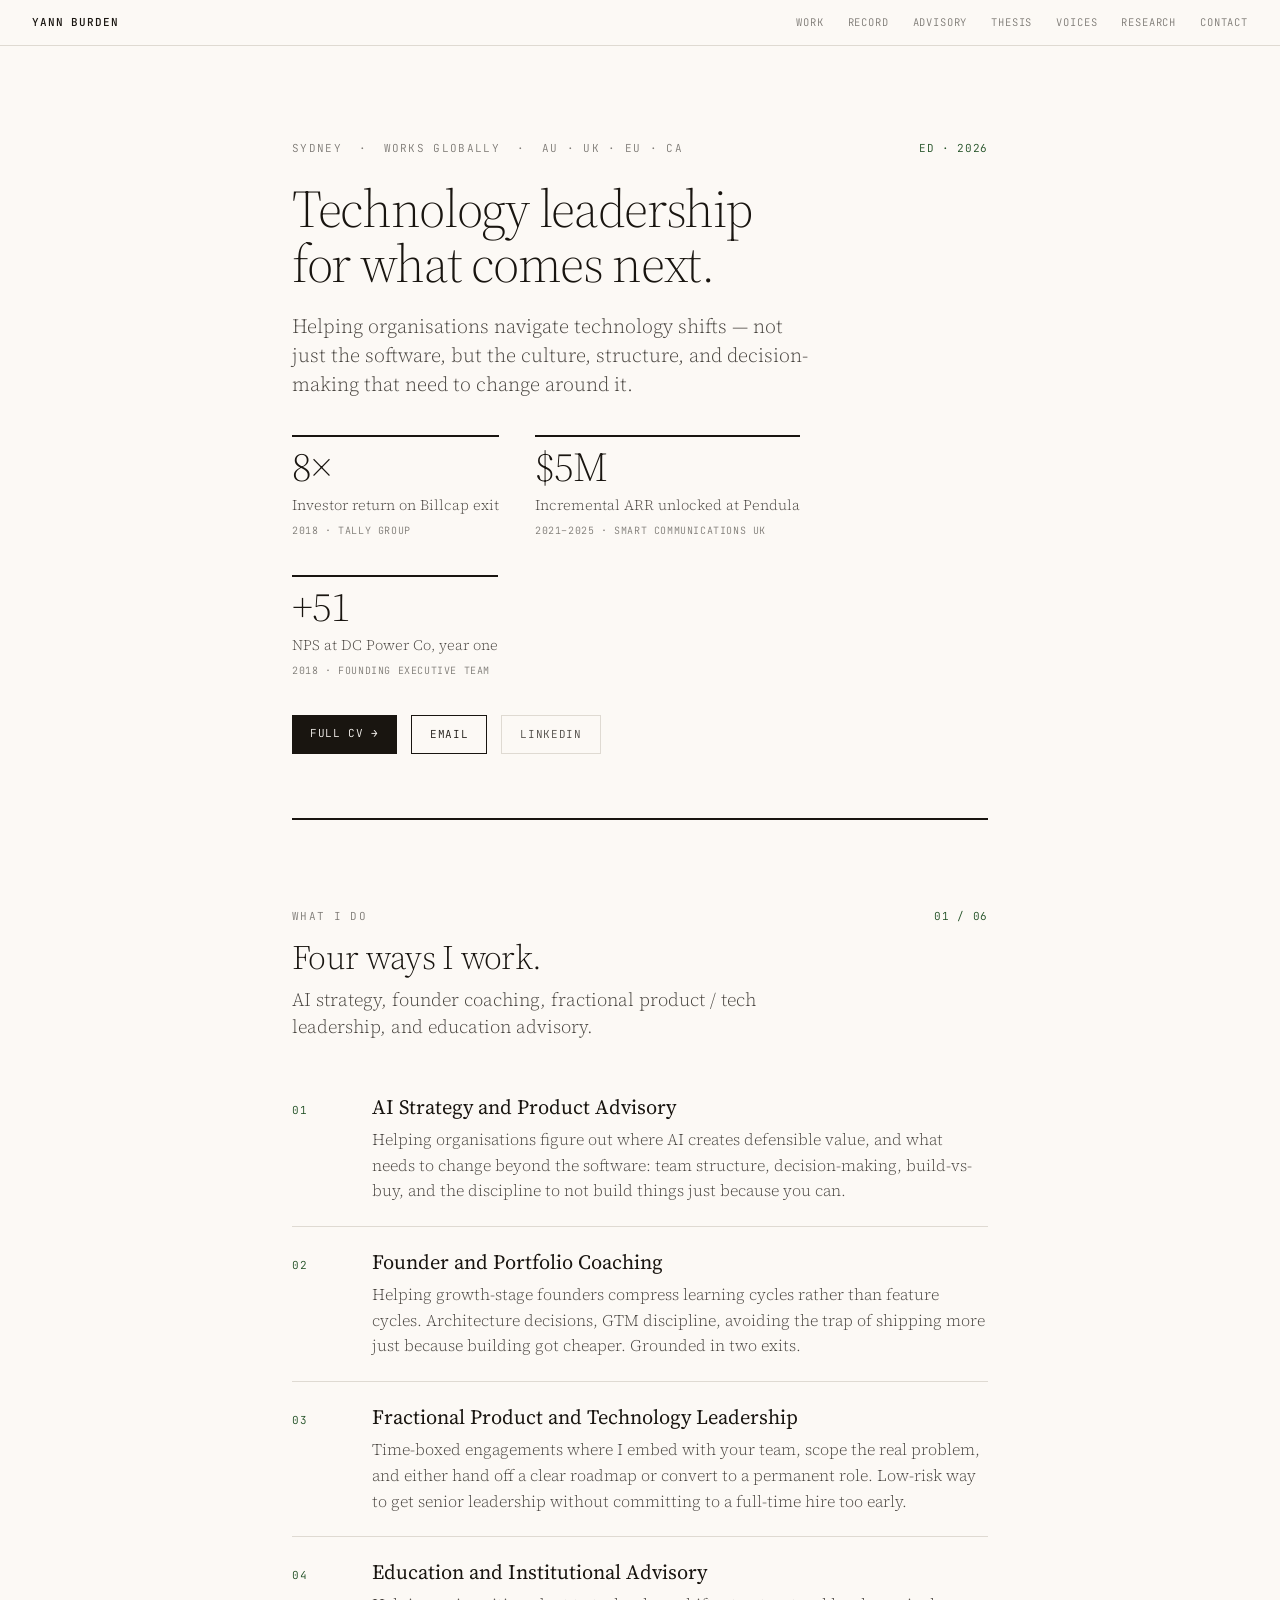
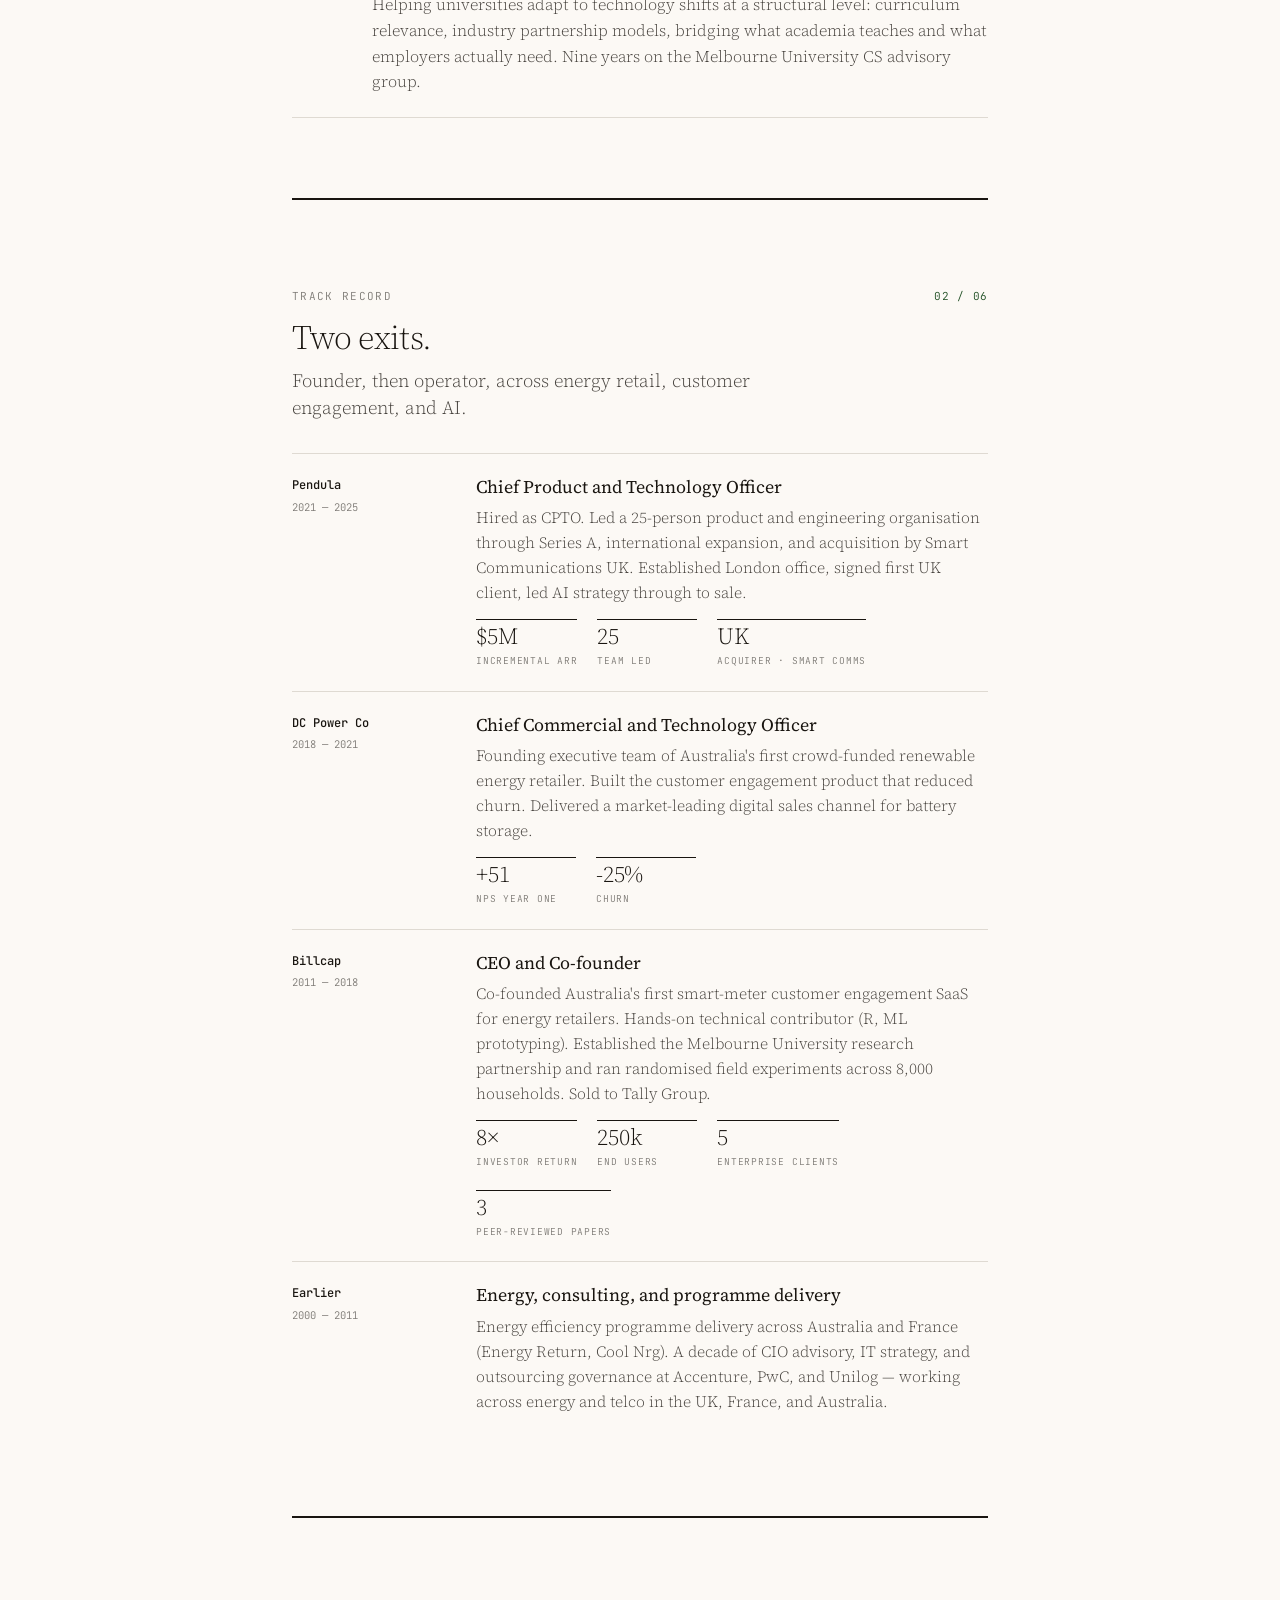
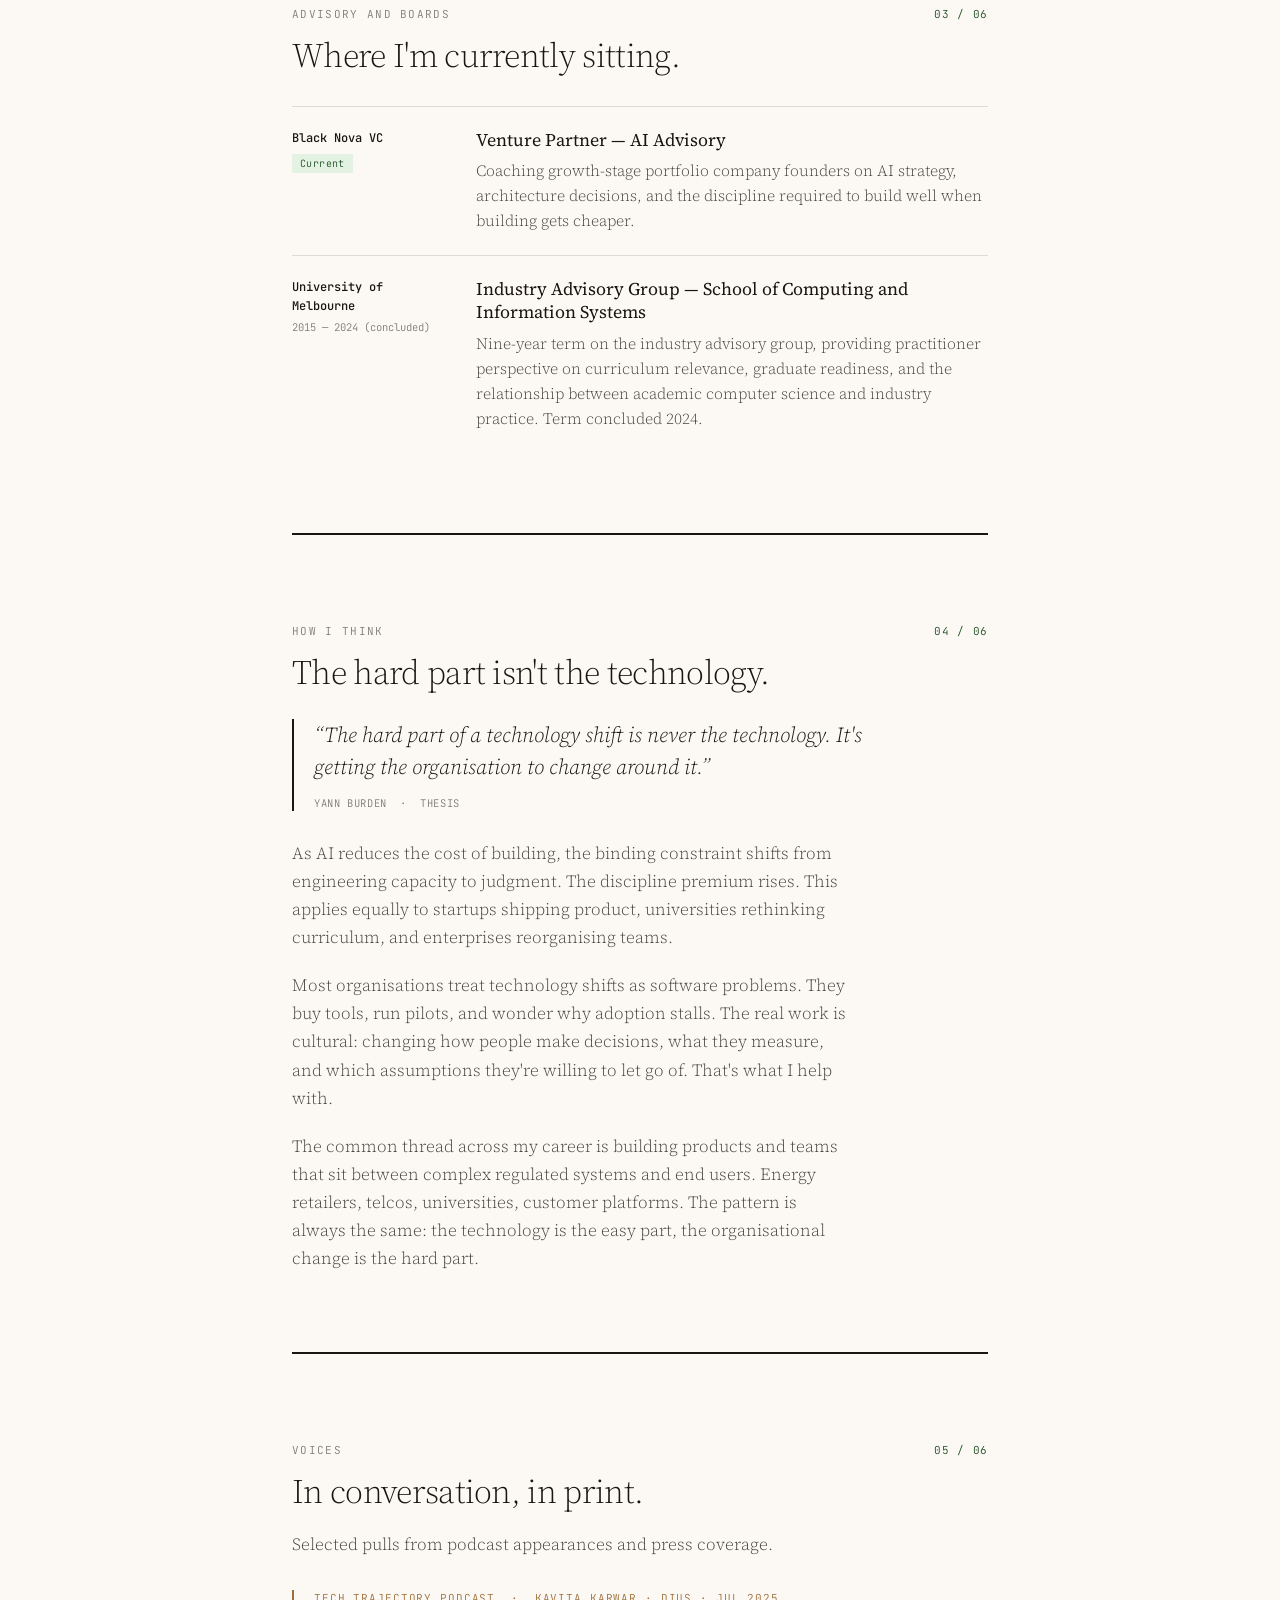
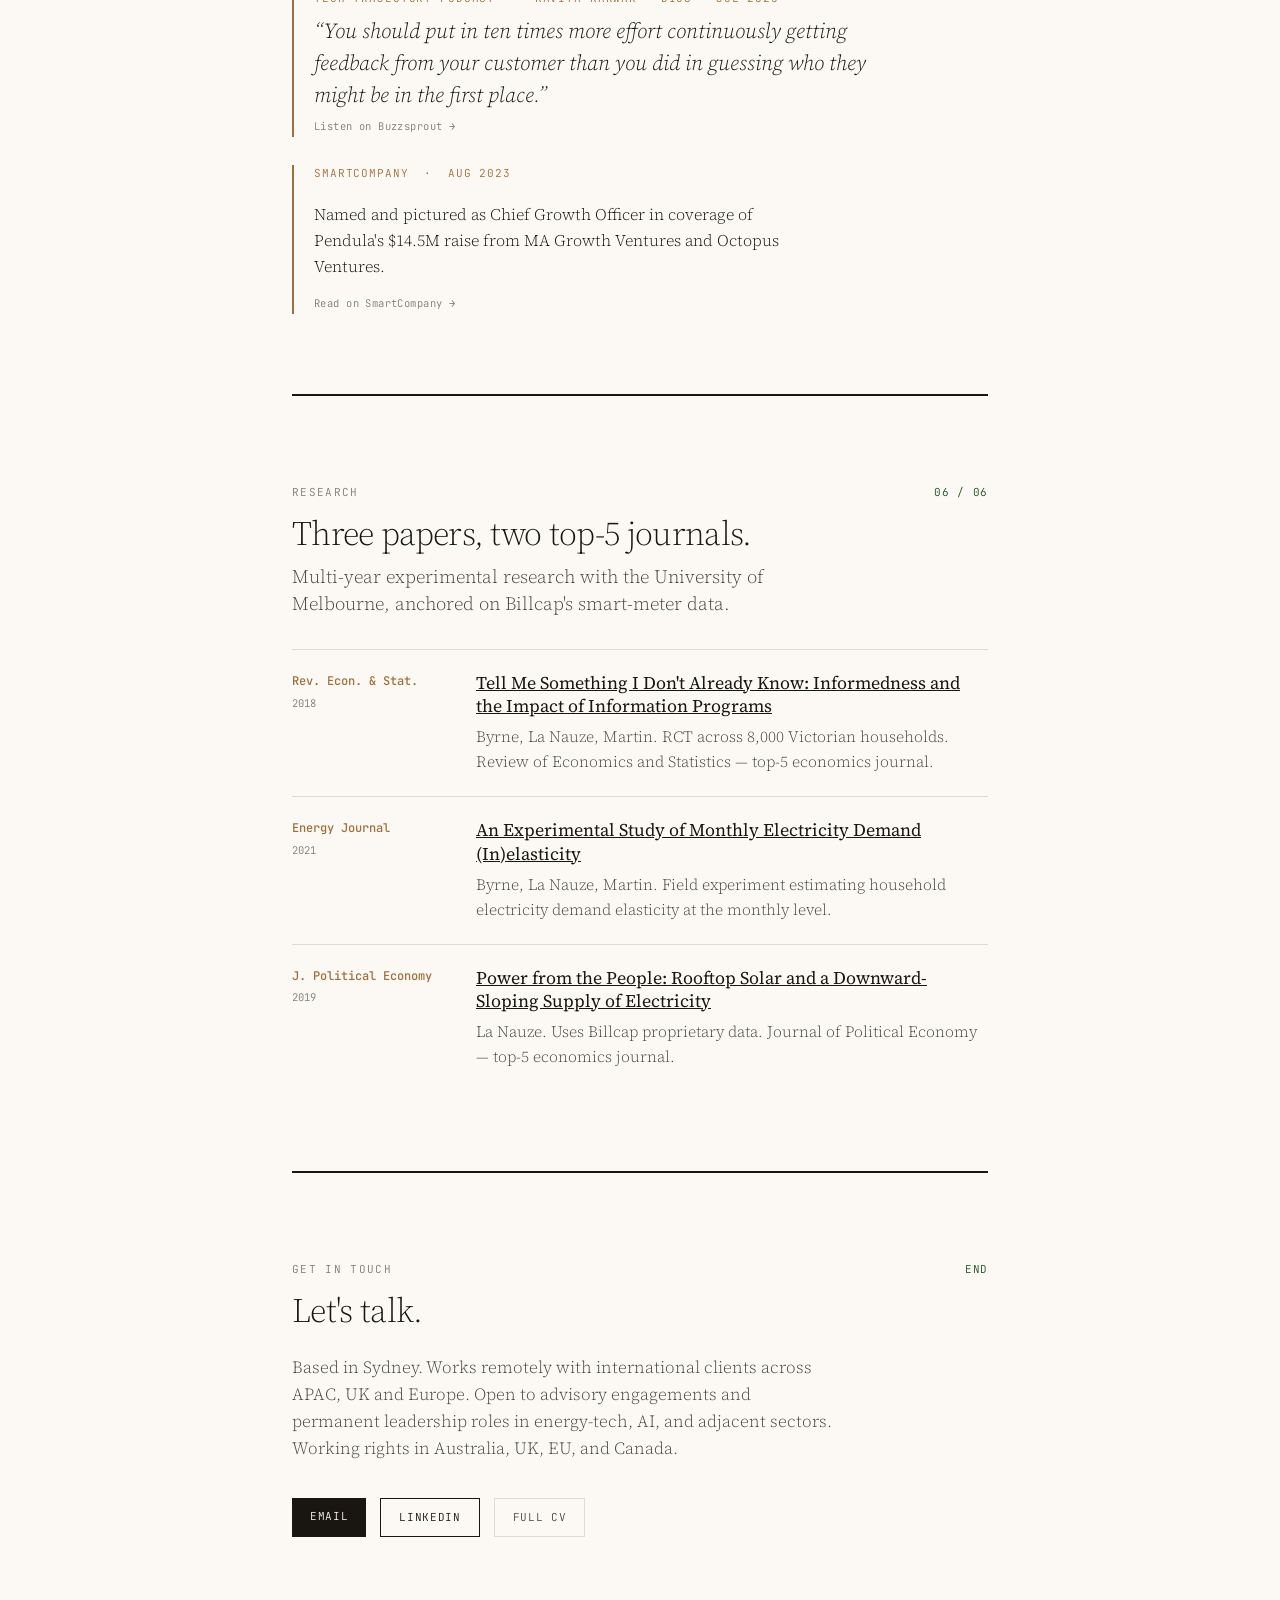
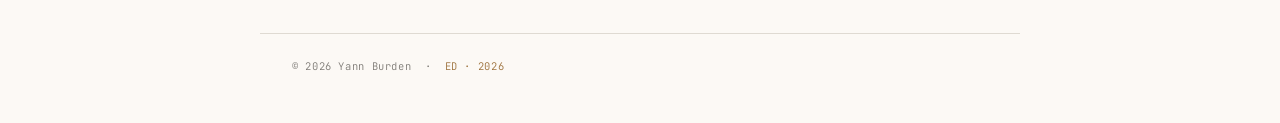
<file: site/index.html>
<!DOCTYPE html>
<html lang="en-AU">
<head>
<meta charset="UTF-8">
<meta name="viewport" content="width=device-width, initial-scale=1.0">
<title>Yann Burden — Technology Leadership</title>
<meta property="og:title" content="Yann Burden — Technology Leadership">
<meta property="og:description" content="Founder and technical leader across energy, SaaS and AI. Two exits: Billcap (Tally Group), Pendula (Smart Communications).">
<meta property="og:type" content="website">
<link href="https://fonts.googleapis.com/css2?family=Source+Serif+4:ital,opsz,wght@0,8..60,300;0,8..60,400;0,8..60,600;1,8..60,300;1,8..60,400&family=JetBrains+Mono:wght@400;500&display=swap" rel="stylesheet">
<style>
  :root {
    /* Tokens — paper, ink, two marks. All non-neutrals on chroma 0.09 */
    --paper:        oklch(98.4% 0.006 75);
    --paper-alt:    oklch(96.0% 0.010 75);
    --rule:         oklch(89.0% 0.012 75);
    --rule-strong:  oklch(72.0% 0.012 75);
    --ink:          oklch(20.0% 0.012 75);
    --ink-2:        oklch(40.0% 0.010 75);
    --ink-3:        oklch(58.0% 0.008 75);
    --forest:       oklch(38.0% 0.090 145);
    --forest-soft:  oklch(94.5% 0.025 145);
    --ochre:        oklch(58.0% 0.090 70);
    --ochre-soft:   oklch(95.5% 0.025 70);

    --serif: 'Source Serif 4', Georgia, serif;
    --mono: 'JetBrains Mono', 'SF Mono', monospace;

    --max-w: 760px;
  }

  * { margin: 0; padding: 0; box-sizing: border-box; }
  html { font-size: 17px; -webkit-font-smoothing: antialiased; }
  body { font-family: var(--serif); color: var(--ink); background: var(--paper); line-height: 1.55; font-weight: 300; }
  a { color: inherit; }

  /* NAV */
  nav { position: fixed; top: 0; width: 100%; background: color-mix(in oklch, var(--paper) 92%, transparent);
        backdrop-filter: blur(12px); -webkit-backdrop-filter: blur(12px);
        border-bottom: 1px solid var(--rule); z-index: 100;
        padding: 14px 32px; display: flex; justify-content: space-between; align-items: center; }
  nav .name, nav a { font-family: var(--mono); letter-spacing: 0.08em; text-transform: uppercase; text-decoration: none; }
  nav .name { font-size: 11px; font-weight: 500; color: var(--ink); }
  nav .links { display: flex; gap: 24px; }
  nav a { font-size: 10.5px; color: var(--ink-3); transition: color .2s; }
  nav a:hover { color: var(--ink); }

  section { max-width: var(--max-w); margin: 0 auto; padding: 0 32px; }

  /* SECTION HEADER */
  .section-head { padding-top: 72px; border-top: 2px solid var(--ink); margin-top: 0; }
  .section-meta { display: flex; justify-content: space-between; align-items: baseline; padding-top: 16px; }
  .section-meta .eyebrow { font-family: var(--mono); font-size: 11px; letter-spacing: 0.12em; text-transform: uppercase; color: var(--ink-3); }
  .section-meta .index { font-family: var(--mono); font-size: 11px; letter-spacing: 0.06em; color: var(--forest); }
  .section-title { font-family: var(--serif); font-size: 2rem; font-weight: 300; letter-spacing: -0.02em; line-height: 1.1; margin-top: 14px; }
  .section-deck { font-family: var(--serif); font-size: 1.1rem; font-weight: 300; color: var(--ink-2); margin-top: 10px; max-width: 60ch; line-height: 1.45; }

  /* HERO */
  .hero { padding-top: 140px; padding-bottom: 64px; }
  .hero-meta { display: flex; justify-content: space-between; align-items: baseline; margin-bottom: 24px; }
  .hero-meta .where { font-family: var(--mono); font-size: 11px; letter-spacing: 0.12em; text-transform: uppercase; color: var(--ink-3); }
  .hero-meta .ed { font-family: var(--mono); font-size: 11px; letter-spacing: 0.06em; color: var(--forest); }
  .hero h1 { font-size: 3.1rem; font-weight: 300; line-height: 1.05; letter-spacing: -0.025em; margin-bottom: 20px; }
  .hero .lede { font-size: 1.18rem; font-weight: 300; color: var(--ink-2); line-height: 1.45; max-width: 52ch; }
  .metrics { display: flex; gap: 36px; flex-wrap: wrap; margin-top: 36px; }
  .metric { border-top: 2px solid var(--ink); padding-top: 10px; min-width: 170px; }
  .metric .fig { font-family: var(--serif); font-size: 2.4rem; font-weight: 300; line-height: 1; letter-spacing: -0.02em; }
  .metric .lbl { font-size: 0.85rem; color: var(--ink-2); margin-top: 8px; line-height: 1.35; }
  .metric .src { font-family: var(--mono); font-size: 10px; letter-spacing: 0.06em; text-transform: uppercase; color: var(--ink-3); margin-top: 8px; }

  .ctas { margin-top: 36px; display: flex; gap: 14px; flex-wrap: wrap; }
  .cta { font-family: var(--mono); font-size: 11px; letter-spacing: 0.06em; text-transform: uppercase; padding: 10px 18px; text-decoration: none; transition: all .15s; }
  .cta.primary { background: var(--ink); color: var(--paper); }
  .cta.secondary { color: var(--ink); border: 1px solid var(--ink); }
  .cta.tertiary { color: var(--ink-2); border: 1px solid var(--rule); }
  .cta:hover { transform: translateY(-1px); }

  /* OFFERINGS */
  .offerings { padding-bottom: 80px; }
  .offering { display: grid; grid-template-columns: 60px 1fr; gap: 20px; padding: 22px 0; border-top: 1px solid var(--rule); align-items: baseline; }
  .offering:first-of-type { border-top: 0; }
  .offerings > .grid { margin-top: 32px; border-bottom: 1px solid var(--rule); }
  .offering .num { font-family: var(--mono); font-size: 11px; color: var(--forest); letter-spacing: 0.06em; }
  .offering h3 { font-size: 1.2rem; font-weight: 400; margin-bottom: 6px; line-height: 1.3; }
  .offering p { font-size: 0.95rem; color: var(--ink-2); line-height: 1.6; }

  /* RECORD */
  .record-section { padding-bottom: 80px; }
  .record { display: grid; grid-template-columns: 160px 1fr; gap: 24px; padding: 22px 0; border-top: 1px solid var(--rule); }
  .records { margin-top: 32px; }
  .record .who { font-family: var(--mono); font-size: 12px; font-weight: 500; color: var(--ink); }
  .record .when { font-family: var(--mono); font-size: 10.5px; color: var(--ink-3); margin-top: 4px; }
  .record .now { display: inline-block; margin-top: 6px; padding: 2px 8px; font-family: var(--mono); font-size: 10px; letter-spacing: 0.04em; color: var(--forest); background: var(--forest-soft); }
  .record h4 { font-size: 1.05rem; font-weight: 400; margin-bottom: 6px; line-height: 1.3; }
  .record p { font-size: 0.92rem; color: var(--ink-2); line-height: 1.6; }
  .record .stats { display: flex; gap: 20px; flex-wrap: wrap; margin-top: 14px; }
  .stat { border-top: 1px solid var(--ink); padding-top: 5px; min-width: 100px; }
  .stat .fig { font-family: var(--serif); font-size: 1.35rem; font-weight: 300; line-height: 1; letter-spacing: -0.01em; }
  .stat .lbl { font-family: var(--mono); font-size: 9.5px; letter-spacing: 0.08em; text-transform: uppercase; color: var(--ink-3); margin-top: 6px; }

  /* PULL QUOTE */
  .pull { border-left: 2px solid var(--ink); padding-left: 20px; max-width: 64ch; margin: 28px 0; }
  .pull.cite { border-left-color: var(--ochre); }
  .pull q { font-style: italic; font-size: 1.25rem; font-weight: 300; line-height: 1.5; color: var(--ink); display: block; }
  .pull q::before { content: "\201C"; }
  .pull q::after { content: "\201D"; }
  .pull .src { font-family: var(--mono); font-size: 10.5px; letter-spacing: 0.06em; text-transform: uppercase; color: var(--ink-3); margin-top: 12px; }
  .pull.cite .src .who { color: var(--ochre); }

  /* THESIS */
  .thesis { padding-bottom: 80px; }
  .thesis p { font-size: 1rem; color: var(--ink-2); line-height: 1.65; margin-top: 20px; max-width: 62ch; }

  /* PRESS / CITATION cards */
  .cite-list { margin-top: 32px; display: grid; gap: 28px; }
  .cite-card { border-left: 2px solid var(--ochre); padding-left: 20px; }
  .cite-card .src { font-family: var(--mono); font-size: 11px; letter-spacing: 0.08em; text-transform: uppercase; color: var(--ochre); margin-bottom: 8px; }
  .cite-card p { font-size: 0.95rem; line-height: 1.6; color: var(--ink); margin-bottom: 8px; }
  .cite-card .more { font-family: var(--mono); font-size: 10.5px; letter-spacing: 0.04em; color: var(--ink-3); text-decoration: none; }
  .cite-card .more:hover { color: var(--ink); }

  /* CONTACT */
  .contact { padding-bottom: 96px; }
  .contact p { font-size: 1rem; color: var(--ink-2); line-height: 1.6; margin-top: 24px; max-width: 60ch; }

  footer { max-width: var(--max-w); margin: 0 auto; padding: 24px 32px 48px; border-top: 1px solid var(--rule); }
  footer p { font-family: var(--mono); font-size: 10.5px; color: var(--ink-3); letter-spacing: 0.06em; }
  footer .ed { color: var(--ochre); }

  /* RESPONSIVE */
  @media (max-width: 640px) {
    .hero { padding-top: 110px; }
    .hero h1 { font-size: 2.2rem; }
    .record { grid-template-columns: 1fr; gap: 8px; }
    .offering { grid-template-columns: 40px 1fr; gap: 12px; }
    nav { padding: 12px 18px; }
    nav .links { gap: 16px; }
    section { padding: 0 18px; }
    .section-title { font-size: 1.6rem; }
  }

  /* Fade-in */
  .fade { opacity: 0; transform: translateY(12px); animation: fadeUp .55s ease forwards; }
  @keyframes fadeUp { to { opacity: 1; transform: translateY(0); } }
  .d1 { animation-delay: .08s; } .d2 { animation-delay: .16s; } .d3 { animation-delay: .26s; }
</style>
</head>
<body>

<nav>
  <div class="name">Yann Burden</div>
  <div class="links">
    <a href="#work">Work</a>
    <a href="#record">Record</a>
    <a href="#advisory">Advisory</a>
    <a href="#thesis">Thesis</a>
    <a href="#voices">Voices</a>
    <a href="#research">Research</a>
    <a href="#contact">Contact</a>
  </div>
</nav>

<section class="hero">
  <div class="hero-meta">
    <div class="where">Sydney &nbsp;·&nbsp; works globally &nbsp;·&nbsp; AU · UK · EU · CA</div>
    <div class="ed">ED · 2026</div>
  </div>
  <h1 class="fade">Technology leadership<br>for what comes next.</h1>
  <p class="lede fade d1">Helping organisations navigate technology shifts &mdash; not just the software, but the culture, structure, and decision-making that need to change around it.</p>

  <div class="metrics fade d2">
    <div class="metric">
      <div class="fig">8&times;</div>
      <div class="lbl">Investor return on Billcap exit</div>
      <div class="src">2018 · Tally Group</div>
    </div>
    <div class="metric">
      <div class="fig">$5M</div>
      <div class="lbl">Incremental ARR unlocked at Pendula</div>
      <div class="src">2021–2025 · Smart Communications UK</div>
    </div>
    <div class="metric">
      <div class="fig">+51</div>
      <div class="lbl">NPS at DC Power Co, year one</div>
      <div class="src">2018 · Founding executive team</div>
    </div>
  </div>

  <div class="ctas fade d3">
    <a class="cta primary" href="/me">Full CV &rarr;</a>
    <a class="cta secondary" href="mailto:yann@energyreturn.co">Email</a>
    <a class="cta tertiary" href="https://www.linkedin.com/in/yannburden" target="_blank">LinkedIn</a>
  </div>
</section>

<section id="work" class="offerings">
  <div class="section-head">
    <div class="section-meta"><span class="eyebrow">What I do</span><span class="index">01 / 06</span></div>
    <h2 class="section-title">Four ways I work.</h2>
    <p class="section-deck">AI strategy, founder coaching, fractional product / tech leadership, and education advisory.</p>
  </div>
  <div class="grid">
    <div class="offering"><div class="num">01</div>
      <div><h3>AI Strategy and Product Advisory</h3>
      <p>Helping organisations figure out where AI creates defensible value, and what needs to change beyond the software: team structure, decision-making, build-vs-buy, and the discipline to not build things just because you can.</p></div></div>
    <div class="offering"><div class="num">02</div>
      <div><h3>Founder and Portfolio Coaching</h3>
      <p>Helping growth-stage founders compress learning cycles rather than feature cycles. Architecture decisions, GTM discipline, avoiding the trap of shipping more just because building got cheaper. Grounded in two exits.</p></div></div>
    <div class="offering"><div class="num">03</div>
      <div><h3>Fractional Product and Technology Leadership</h3>
      <p>Time-boxed engagements where I embed with your team, scope the real problem, and either hand off a clear roadmap or convert to a permanent role. Low-risk way to get senior leadership without committing to a full-time hire too early.</p></div></div>
    <div class="offering"><div class="num">04</div>
      <div><h3>Education and Institutional Advisory</h3>
      <p>Helping universities adapt to technology shifts at a structural level: curriculum relevance, industry partnership models, bridging what academia teaches and what employers actually need. Nine years on the Melbourne University CS advisory group.</p></div></div>
  </div>
</section>

<section id="record" class="record-section">
  <div class="section-head">
    <div class="section-meta"><span class="eyebrow">Track record</span><span class="index">02 / 06</span></div>
    <h2 class="section-title">Two exits.</h2>
    <p class="section-deck">Founder, then operator, across energy retail, customer engagement, and AI.</p>
  </div>
  <div class="records">
    <div class="record"><div>
      <div class="who">Pendula</div><div class="when">2021 — 2025</div>
    </div><div>
      <h4>Chief Product and Technology Officer</h4>
      <p>Hired as CPTO. Led a 25-person product and engineering organisation through Series A, international expansion, and acquisition by Smart Communications UK. Established London office, signed first UK client, led AI strategy through to sale.</p>
      <div class="stats">
        <div class="stat"><div class="fig">$5M</div><div class="lbl">incremental ARR</div></div>
        <div class="stat"><div class="fig">25</div><div class="lbl">team led</div></div>
        <div class="stat"><div class="fig">UK</div><div class="lbl">acquirer · Smart Comms</div></div>
      </div>
    </div></div>

    <div class="record"><div>
      <div class="who">DC Power Co</div><div class="when">2018 — 2021</div>
    </div><div>
      <h4>Chief Commercial and Technology Officer</h4>
      <p>Founding executive team of Australia's first crowd-funded renewable energy retailer. Built the customer engagement product that reduced churn. Delivered a market-leading digital sales channel for battery storage.</p>
      <div class="stats">
        <div class="stat"><div class="fig">+51</div><div class="lbl">NPS year one</div></div>
        <div class="stat"><div class="fig">-25%</div><div class="lbl">churn</div></div>
      </div>
    </div></div>

    <div class="record"><div>
      <div class="who">Billcap</div><div class="when">2011 — 2018</div>
    </div><div>
      <h4>CEO and Co-founder</h4>
      <p>Co-founded Australia's first smart-meter customer engagement SaaS for energy retailers. Hands-on technical contributor (R, ML prototyping). Established the Melbourne University research partnership and ran randomised field experiments across 8,000 households. Sold to Tally Group.</p>
      <div class="stats">
        <div class="stat"><div class="fig">8&times;</div><div class="lbl">investor return</div></div>
        <div class="stat"><div class="fig">250k</div><div class="lbl">end users</div></div>
        <div class="stat"><div class="fig">5</div><div class="lbl">enterprise clients</div></div>
        <div class="stat"><div class="fig">3</div><div class="lbl">peer-reviewed papers</div></div>
      </div>
    </div></div>

    <div class="record"><div>
      <div class="who">Earlier</div><div class="when">2000 — 2011</div>
    </div><div>
      <h4>Energy, consulting, and programme delivery</h4>
      <p>Energy efficiency programme delivery across Australia and France (Energy Return, Cool Nrg). A decade of CIO advisory, IT strategy, and outsourcing governance at Accenture, PwC, and Unilog — working across energy and telco in the UK, France, and Australia.</p>
    </div></div>
  </div>
</section>

<section id="advisory" class="record-section">
  <div class="section-head">
    <div class="section-meta"><span class="eyebrow">Advisory and boards</span><span class="index">03 / 06</span></div>
    <h2 class="section-title">Where I'm currently sitting.</h2>
  </div>
  <div class="records">
    <div class="record"><div>
      <div class="who">Black Nova VC</div>
      <div class="now">Current</div>
    </div><div>
      <h4>Venture Partner — AI Advisory</h4>
      <p>Coaching growth-stage portfolio company founders on AI strategy, architecture decisions, and the discipline required to build well when building gets cheaper.</p>
    </div></div>
    <div class="record"><div>
      <div class="who">University of Melbourne</div>
      <div class="when">2015 — 2024 (concluded)</div>
    </div><div>
      <h4>Industry Advisory Group — School of Computing and Information Systems</h4>
      <p>Nine-year term on the industry advisory group, providing practitioner perspective on curriculum relevance, graduate readiness, and the relationship between academic computer science and industry practice. Term concluded 2024.</p>
    </div></div>
  </div>
</section>

<section id="thesis" class="thesis">
  <div class="section-head">
    <div class="section-meta"><span class="eyebrow">How I think</span><span class="index">04 / 06</span></div>
    <h2 class="section-title">The hard part isn't the technology.</h2>
  </div>

  <div class="pull">
    <q>The hard part of a technology shift is never the technology. It's getting the organisation to change around it.</q>
    <div class="src"><span class="who">Yann Burden</span> &nbsp;·&nbsp; Thesis</div>
  </div>

  <p>As AI reduces the cost of building, the binding constraint shifts from engineering capacity to judgment. The discipline premium rises. This applies equally to startups shipping product, universities rethinking curriculum, and enterprises reorganising teams.</p>

  <p>Most organisations treat technology shifts as software problems. They buy tools, run pilots, and wonder why adoption stalls. The real work is cultural: changing how people make decisions, what they measure, and which assumptions they're willing to let go of. That's what I help with.</p>

  <p>The common thread across my career is building products and teams that sit between complex regulated systems and end users. Energy retailers, telcos, universities, customer platforms. The pattern is always the same: the technology is the easy part, the organisational change is the hard part.</p>
</section>

<section id="voices" class="thesis">
  <div class="section-head">
    <div class="section-meta"><span class="eyebrow">Voices</span><span class="index">05 / 06</span></div>
    <h2 class="section-title">In conversation, in print.</h2>
    <p class="section-deck">Selected pulls from podcast appearances and press coverage.</p>
  </div>

  <div class="cite-list">
    <div class="cite-card">
      <div class="src">Tech Trajectory Podcast &nbsp;·&nbsp; Kavita Karwar · DiUS · Jul 2025</div>
      <div class="pull cite" style="margin: 0; padding-left: 0; border-left: 0;">
        <q>You should put in ten times more effort continuously getting feedback from your customer than you did in guessing who they might be in the first place.</q>
      </div>
      <a class="more" href="https://techtrajectorypodcast.buzzsprout.com/2457356/episodes/17422143-leading-with-customer-clarity-in-a-changing-world" target="_blank">Listen on Buzzsprout &rarr;</a>
    </div>

    <div class="cite-card">
      <div class="src">SmartCompany &nbsp;·&nbsp; Aug 2023</div>
      <p>Named and pictured as Chief Growth Officer in coverage of Pendula's $14.5M raise from MA Growth Ventures and Octopus Ventures.</p>
      <a class="more" href="https://www.smartcompany.com.au/startupsmart/eight-aussie-startups-raised-149-million-week/" target="_blank">Read on SmartCompany &rarr;</a>
    </div>

  </div>
</section>

<section id="research" class="record-section">
  <div class="section-head">
    <div class="section-meta"><span class="eyebrow">Research</span><span class="index">06 / 06</span></div>
    <h2 class="section-title">Three papers, two top-5 journals.</h2>
    <p class="section-deck">Multi-year experimental research with the University of Melbourne, anchored on Billcap's smart-meter data.</p>
  </div>

  <div class="records">
    <div class="record"><div>
      <div class="who" style="color: var(--ochre)">Rev. Econ. & Stat.</div>
      <div class="when">2018</div>
    </div><div>
      <h4><a href="https://direct.mit.edu/rest/article/100/3/510/58467/Tell-Me-Something-I-Don-t-Already-Know" target="_blank">Tell Me Something I Don't Already Know: Informedness and the Impact of Information Programs</a></h4>
      <p>Byrne, La Nauze, Martin. RCT across 8,000 Victorian households. Review of Economics and Statistics — top-5 economics journal.</p>
    </div></div>

    <div class="record"><div>
      <div class="who" style="color: var(--ochre)">Energy Journal</div>
      <div class="when">2021</div>
    </div><div>
      <h4><a href="https://journals.sagepub.com/doi/10.5547/01956574.42.2.dbyr" target="_blank">An Experimental Study of Monthly Electricity Demand (In)elasticity</a></h4>
      <p>Byrne, La Nauze, Martin. Field experiment estimating household electricity demand elasticity at the monthly level.</p>
    </div></div>

    <div class="record"><div>
      <div class="who" style="color: var(--ochre)">J. Political Economy</div>
      <div class="when">2019</div>
    </div><div>
      <h4><a href="https://doi.org/10.1086/705535" target="_blank">Power from the People: Rooftop Solar and a Downward-Sloping Supply of Electricity</a></h4>
      <p>La Nauze. Uses Billcap proprietary data. Journal of Political Economy — top-5 economics journal.</p>
    </div></div>
  </div>
</section>

<section id="contact" class="contact">
  <div class="section-head">
    <div class="section-meta"><span class="eyebrow">Get in touch</span><span class="index">END</span></div>
    <h2 class="section-title">Let's talk.</h2>
  </div>
  <p>Based in Sydney. Works remotely with international clients across APAC, UK and Europe. Open to advisory engagements and permanent leadership roles in energy-tech, AI, and adjacent sectors. Working rights in Australia, UK, EU, and Canada.</p>
  <div class="ctas">
    <a class="cta primary" href="mailto:yann@energyreturn.co">Email</a>
    <a class="cta secondary" href="https://www.linkedin.com/in/yannburden" target="_blank">LinkedIn</a>
    <a class="cta tertiary" href="/me">Full CV</a>
  </div>
</section>

<footer>
  <p>&copy; 2026 Yann Burden &nbsp;·&nbsp; <span class="ed">ED · 2026</span></p>
</footer>

</body>
</html>
</file>
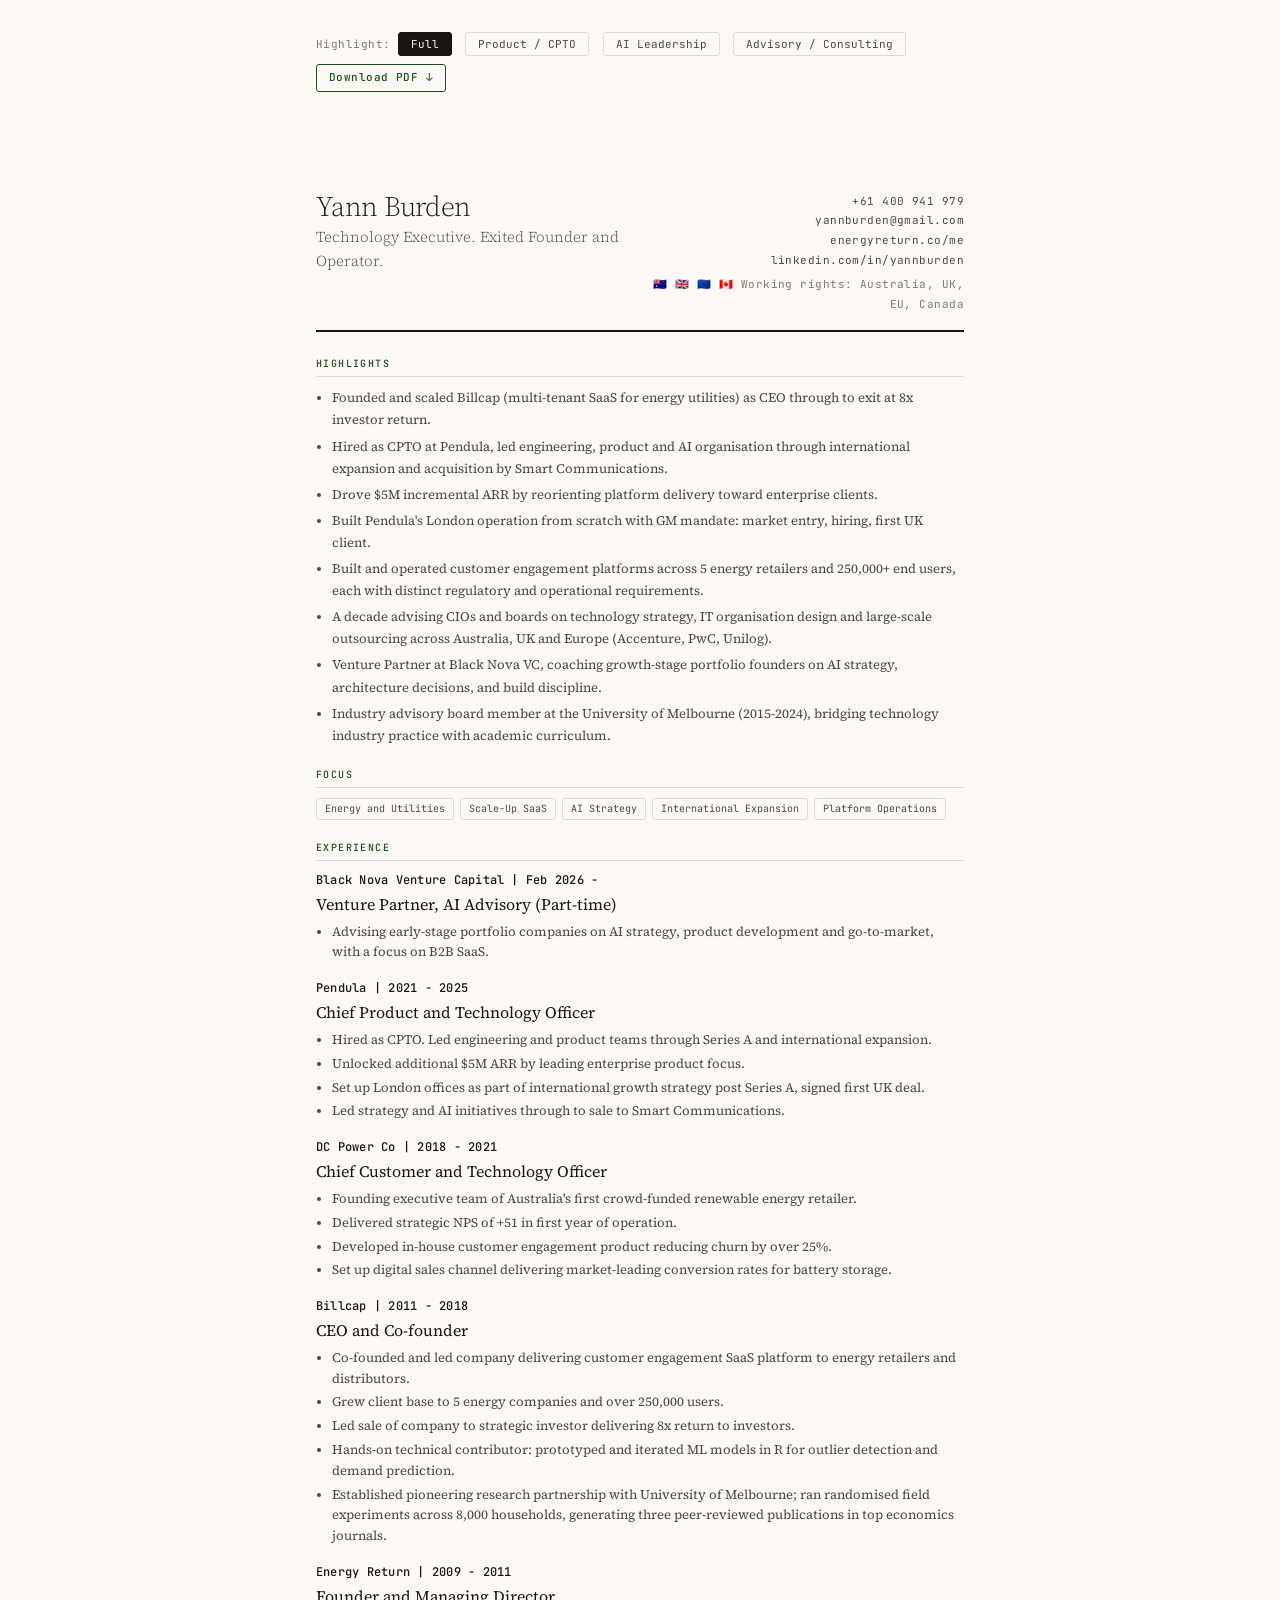
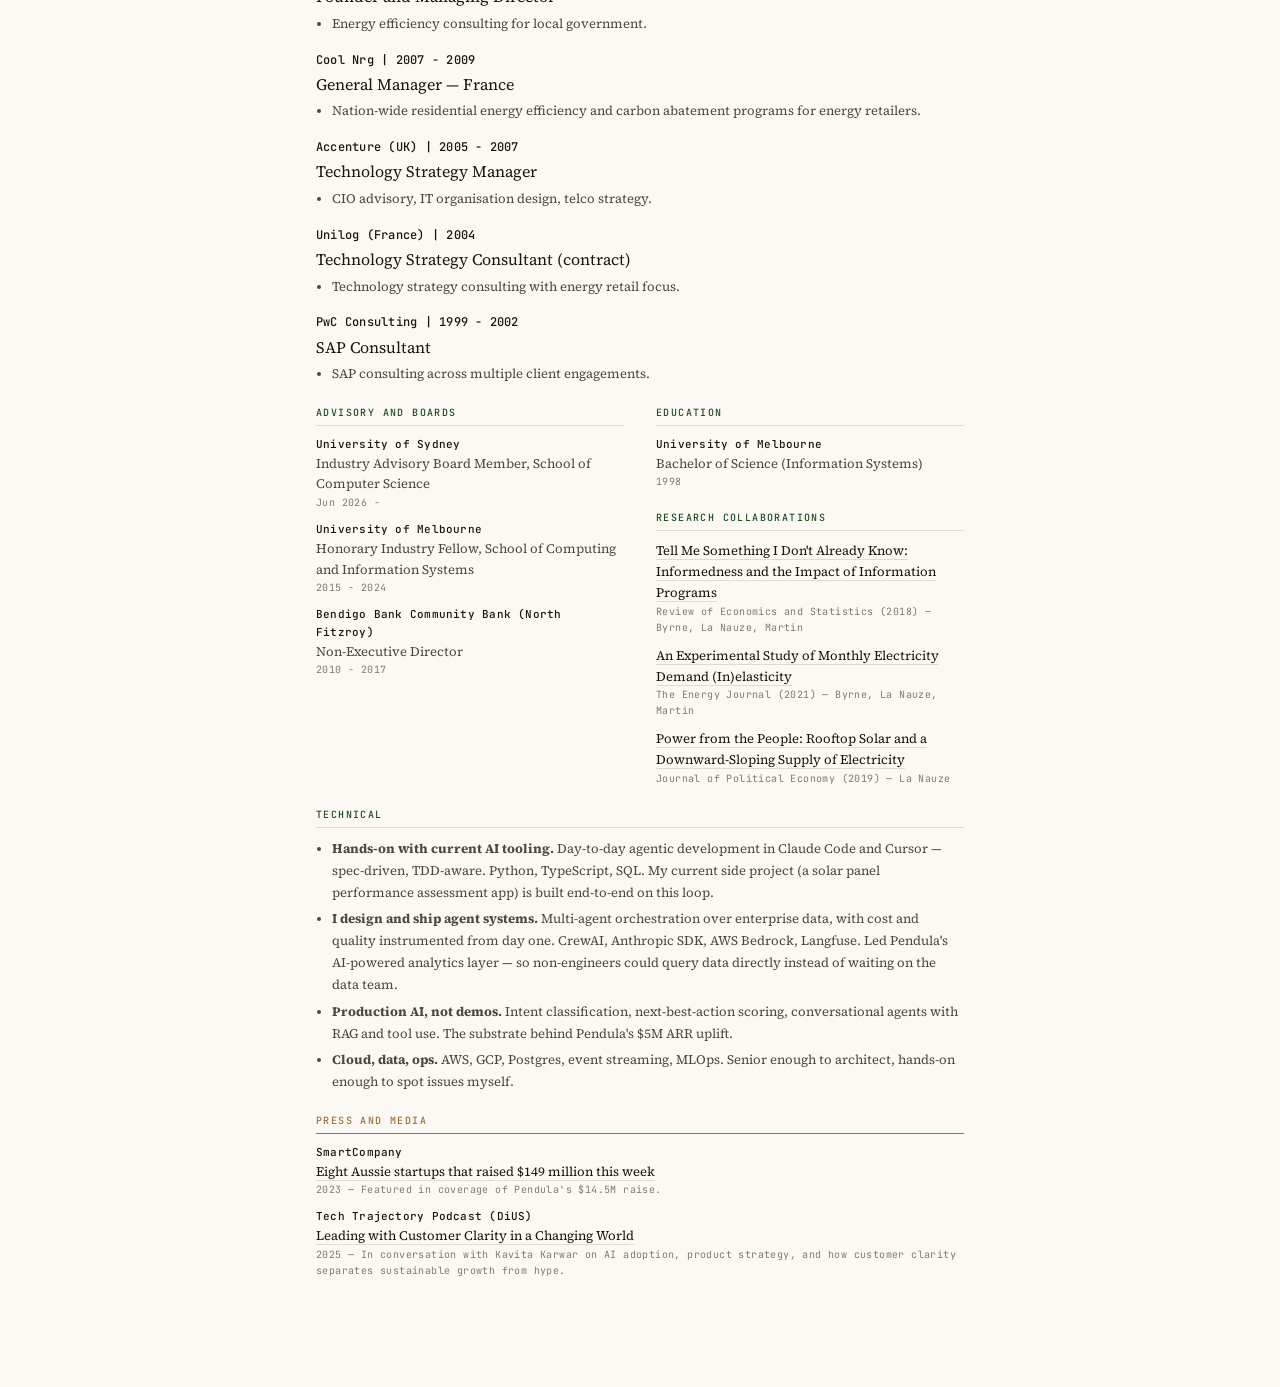
<file: site/me/index.html>
<!DOCTYPE html>
<html lang="en-AU">
<head>
<meta charset="UTF-8">
<meta name="viewport" content="width=device-width, initial-scale=1.0">
<meta property="og:title" content="Yann Burden — CV">
<meta property="og:description" content="CV and background — Founder and technical leader across energy, SaaS and AI.">
<meta property="og:image" content="https://energyreturn.co/og-card.png">
<meta property="og:url" content="https://energyreturn.co/me">
<meta property="og:type" content="website">
<title>Yann Burden — CV</title>
<style>
  @import url('https://fonts.googleapis.com/css2?family=Source+Serif+4:opsz,wght@8..60,300;8..60,400;8..60,600&family=JetBrains+Mono:wght@400;500&display=swap');

  :root {
    /* Tokens mirror site/index.html */
    --paper:  oklch(98.4% 0.006 75);
    --rule:   oklch(89.0% 0.012 75);
    --ink:    oklch(20.0% 0.012 75);
    --ink-2:  oklch(40.0% 0.010 75);
    --ink-3:  oklch(58.0% 0.008 75);
    --forest: oklch(38.0% 0.090 145);
    --ochre:  oklch(58.0% 0.090 70);

    --serif: 'Source Serif 4', Georgia, serif;
    --mono: 'JetBrains Mono', monospace;
  }

  * { margin: 0; padding: 0; box-sizing: border-box; }
  body { font-family: var(--serif); color: var(--ink); background: var(--paper); font-size: 14px; line-height: 1.6; }

  .page { max-width: 760px; margin: 40px auto; padding: 48px 56px; }

  @page { size: A4; margin: 14mm 15mm; }

  @media print {
    body { font-size: 11pt; }
    .page { margin: 0; padding: 0; max-width: none; }
    .no-print { display: none !important; }
    a { color: var(--ink); text-decoration: none; }
    .dim { opacity: 1 !important; }

    /* Pagination: keep logical blocks intact across page breaks */
    .role, .compact-item, .highlights li, .role-bullets li { break-inside: avoid; page-break-inside: avoid; }
    .section-title { break-after: avoid; page-break-after: avoid; }
  }

  /* --- HEADER --- */
  header { display: flex; justify-content: space-between; align-items: flex-start; margin-bottom: 24px; padding-bottom: 16px; border-bottom: 2px solid var(--ink); }
  h1 { font-size: 28px; font-weight: 300; line-height: 1.05; letter-spacing: -0.025em; color: var(--ink); }
  .tagline { font-size: 15px; font-weight: 300; color: var(--ink-2); margin-top: 4px; }
  .contact-info { text-align: right; font-family: var(--mono); font-size: 11px; color: var(--ink-2); line-height: 1.8; letter-spacing: 0.04em; }
  .contact-info a { color: var(--ink-2); text-decoration: none; }
  .citizenship { font-family: var(--mono); font-size: 11px; color: var(--ink-3); margin-top: 4px; letter-spacing: 0.04em; }

  /* --- SECTIONS --- */
  .section { margin-bottom: 20px; }
  .section-title { font-family: var(--mono); font-size: 10px; font-weight: 500; letter-spacing: 0.14em; text-transform: uppercase; color: var(--forest); margin-bottom: 10px; padding-bottom: 4px; border-bottom: 1px solid var(--rule); }

  /* Press and Media -- ochre accent for external voice */
  .section.press .section-title { color: var(--ochre); border-bottom-color: var(--ochre); }

  /* --- HIGHLIGHTS --- */
  .highlights { font-size: 13px; color: var(--ink-2); line-height: 1.7; }
  .highlights li { margin-bottom: 4px; margin-left: 16px; transition: opacity 0.2s ease; }

  /* --- ROLES --- */
  .role { margin-bottom: 16px; transition: opacity 0.2s ease; }
  .role-header { display: flex; justify-content: space-between; align-items: baseline; margin-bottom: 2px; }
  .role-company { font-family: var(--mono); font-size: 12px; font-weight: 500; color: var(--ink); letter-spacing: 0.02em; }
  .role-dates { font-family: var(--mono); font-size: 11px; color: var(--ink-3); letter-spacing: 0.04em; }
  .role-title { font-size: 16px; font-weight: 400; margin-bottom: 4px; color: var(--ink); }
  .role-bullets { font-size: 13px; color: var(--ink-2); }
  .role-bullets li { margin-bottom: 3px; margin-left: 16px; }

  /* --- SIDEBAR ITEMS (education, advisory, etc) --- */
  .compact-item { margin-bottom: 10px; transition: opacity 0.2s ease; }
  .compact-item .item-org { font-family: var(--mono); font-size: 11px; font-weight: 500; color: var(--ink); letter-spacing: 0.02em; }
  .compact-item .item-detail { font-size: 13px; color: var(--ink-2); }
  .compact-item .item-dates { font-family: var(--mono); font-size: 10px; color: var(--ink-3); letter-spacing: 0.04em; }

  /* --- TWO COLUMN --- */
  .two-col { display: grid; grid-template-columns: 1fr 1fr; gap: 32px; }
  @media (max-width: 600px) { .two-col { grid-template-columns: 1fr; } }

  /* --- FOCUS TAGS --- */
  .tags { display: flex; flex-wrap: wrap; gap: 6px; margin-top: 4px; }
  .tag { font-family: var(--mono); font-size: 10px; padding: 2px 8px; border: 1px solid var(--rule); border-radius: 3px; color: var(--ink-2); }

  /* --- DIM: items not relevant to current highlight --- */
  .dim { opacity: 0.22; }

  /* --- HIGHLIGHT BAR (screen only) --- */
  .flavour-bar { max-width: 760px; margin: 20px auto 0; padding: 12px 56px; display: flex; justify-content: space-between; align-items: center; gap: 8px 16px; flex-wrap: wrap; font-family: var(--mono); font-size: 11px; color: var(--ink-3); letter-spacing: 0.04em; }
  .flavour-bar button { font-family: var(--mono); font-size: 11px; padding: 4px 12px; margin-right: 6px; border: 1px solid var(--rule); border-radius: 3px; background: var(--paper); color: var(--ink-2); cursor: pointer; transition: background 0.15s ease, color 0.15s ease; }
  .flavour-bar button.active { background: var(--ink); color: var(--paper); border-color: var(--ink); }
  .flavour-bar .download-btn { display: inline-block; margin-right: 0; padding: 4px 12px; font-family: var(--mono); font-size: 11px; font-weight: 500; text-decoration: none; border: 1px solid var(--forest); border-radius: 3px; background: var(--paper); color: var(--forest); cursor: pointer; transition: background 0.15s ease, color 0.15s ease; }
  .flavour-bar .download-btn:hover { background: var(--forest); color: var(--paper); border-color: var(--forest); }
</style>
</head>
<body>

<div class="flavour-bar no-print">
  <div class="flavour-toggles">
    <span>Highlight: </span>
    <button class="active" onclick="setFlavour('default')">Full</button>
    <button onclick="setFlavour('product')">Product / CPTO</button>
    <button onclick="setFlavour('ai')">AI Leadership</button>
    <button onclick="setFlavour('advisory')">Advisory / Consulting</button>
  </div>
  <a class="download-btn" href="yann-burden-cv.pdf" download="Yann Burden CV.pdf">Download PDF ↓</a>
</div>

<div class="page" id="cv"><!-- rendered by JS --></div>

<script>
// ============================================================
// CV DATA — edit this object to update all content
// ============================================================
const CV = {
  name: "Yann Burden",
  taglines: {
    default:    "Technology Executive. Exited Founder and Operator.",
    product:    "Product and Technology Executive. Exited Founder.",
    ai:         "Product, Technology and AI Executive. Exited Founder.",
    advisory:   "Technology Leadership and AI Advisory. Exited Founder.",
  },
  contact: {
    phone: "+61 400 941 979",
    email: "yannburden@gmail.com",
    web: "energyreturn.co/me",
    linkedin: "yannburden",
  },
  citizenship: "🇦🇺 🇬🇧 🇪🇺 🇨🇦  Working rights: Australia, UK, EU, Canada",

  // --- HIGHLIGHTS: each has text + which flavours it is relevant to ---
  highlights: [
    { text: "Founded and scaled Billcap (multi-tenant SaaS for energy utilities) as CEO through to exit at 8x investor return.", flavours: ["default","product","ai","advisory"] },
    { text: "Hired as CPTO at Pendula, led engineering, product and AI organisation through international expansion and acquisition by Smart Communications.", flavours: ["default","product","ai"] },
    { text: "Drove $5M incremental ARR by reorienting platform delivery toward enterprise clients.", flavours: ["default","product"] },
    { text: "Built Pendula's London operation from scratch with GM mandate: market entry, hiring, first UK client.", flavours: ["default","product"] },
    { text: "Built and operated customer engagement platforms across 5 energy retailers and 250,000+ end users, each with distinct regulatory and operational requirements.", flavours: ["default","product","ai"] },
    { text: "A decade advising CIOs and boards on technology strategy, IT organisation design and large-scale outsourcing across Australia, UK and Europe (Accenture, PwC, Unilog).", flavours: ["default","product","advisory"] },
    { text: "Venture Partner at Black Nova VC, coaching growth-stage portfolio founders on AI strategy, architecture decisions, and build discipline.", flavours: ["ai","advisory"] },
    { text: "Industry advisory board member at the University of Melbourne (2015-2024), bridging technology industry practice with academic curriculum.", flavours: ["advisory"] },
  ],

  // --- FOCUS TAGS per flavour ---
  focus: {
    default:    ["Energy and Utilities","Scale-Up SaaS","AI Strategy","International Expansion","Platform Operations"],
    product:    ["Product Leadership","Scale-Up SaaS","AI Product","Enterprise SaaS","International Expansion"],
    ai:         ["AI Strategy","Conversational AI","Customer Engagement","Scale-Up SaaS","Energy and Utilities"],
    advisory:   ["AI Strategy","Organisational Change","Education","Energy and Utilities","SaaS"],
  },

  // --- EXPERIENCE ---
  roles: [
    {
      company: "Black Nova Venture Capital", dates: "Feb 2026 -", title: "Venture Partner, AI Advisory (Part-time)",
      flavours: ["default","ai","advisory"],
      bullets: [
        "Advising early-stage portfolio companies on AI strategy, product development and go-to-market, with a focus on B2B SaaS.",
      ]
    },
    {
      company: "Pendula", dates: "2021 - 2025", title: "Chief Product and Technology Officer",
      flavours: ["default","product","ai"],
      bullets: [
        "Hired as CPTO. Led engineering and product teams through Series A and international expansion.",
        "Unlocked additional $5M ARR by leading enterprise product focus.",
        "Set up London offices as part of international growth strategy post Series A, signed first UK deal.",
        "Led strategy and AI initiatives through to sale to Smart Communications.",
      ]
    },
    {
      company: "DC Power Co", dates: "2018 - 2021", title: "Chief Customer and Technology Officer",
      flavours: ["default","product","ai","advisory"],
      bullets: [
        "Founding executive team of Australia's first crowd-funded renewable energy retailer.",
        "Delivered strategic NPS of +51 in first year of operation.",
        "Developed in-house customer engagement product reducing churn by over 25%.",
        "Set up digital sales channel delivering market-leading conversion rates for battery storage.",
      ]
    },
    {
      company: "Billcap", dates: "2011 - 2018", title: "CEO and Co-founder",
      flavours: ["default","product","ai","advisory"],
      bullets: [
        "Co-founded and led company delivering customer engagement SaaS platform to energy retailers and distributors.",
        "Grew client base to 5 energy companies and over 250,000 users.",
        "Led sale of company to strategic investor delivering 8x return to investors.",
        "Hands-on technical contributor: prototyped and iterated ML models in R for outlier detection and demand prediction.",
        "Established pioneering research partnership with University of Melbourne; ran randomised field experiments across 8,000 households, generating three peer-reviewed publications in top economics journals.",
      ]
    },
    {
      company: "Energy Return", dates: "2009 - 2011", title: "Founder and Managing Director",
      flavours: ["default","product","advisory"],
      bullets: [
        "Energy efficiency consulting for local government.",
      ]
    },
    {
      company: "Cool Nrg", dates: "2007 - 2009", title: "General Manager — France",
      flavours: ["default","product"],
      bullets: [
        "Nation-wide residential energy efficiency and carbon abatement programs for energy retailers.",
      ]
    },
    {
      company: "Accenture (UK)", dates: "2005 - 2007", title: "Technology Strategy Manager",
      flavours: ["default","product","advisory"],
      bullets: [
        "CIO advisory, IT organisation design, telco strategy.",
      ]
    },
    {
      company: "Unilog (France)", dates: "2004", title: "Technology Strategy Consultant (contract)",
      flavours: ["default","advisory"],
      bullets: [
        "Technology strategy consulting with energy retail focus.",
      ]
    },
    {
      company: "PwC Consulting", dates: "1999 - 2002", title: "SAP Consultant",
      flavours: ["default","advisory"],
      bullets: [
        "SAP consulting across multiple client engagements.",
      ]
    },
  ],

  // --- ADVISORY and BOARDS ---
  advisory: [
    { org: "University of Sydney", role: "Industry Advisory Board Member, School of Computer Science", dates: "Jun 2026 -", flavours: ["default","ai","advisory"] },
    { org: "University of Melbourne", role: "Honorary Industry Fellow, School of Computing and Information Systems", dates: "2015 - 2024", flavours: ["default","advisory"] },
    { org: "Bendigo Bank Community Bank (North Fitzroy)", role: "Non-Executive Director", dates: "2010 - 2017", flavours: ["default"] },
  ],

  // --- EDUCATION ---
  education: [
    { org: "University of Melbourne", detail: "Bachelor of Science (Information Systems)", dates: "1998" },
  ],

  // --- RESEARCH ---
  research: [
    { title: "Tell Me Something I Don't Already Know: Informedness and the Impact of Information Programs", journal: "Review of Economics and Statistics", year: "2018", url: "https://direct.mit.edu/rest/article/100/3/510/58467/Tell-Me-Something-I-Don-t-Already-Know", authors: "Byrne, La Nauze, Martin", flavours: ["default","ai","advisory"] },
    { title: "An Experimental Study of Monthly Electricity Demand (In)elasticity", journal: "The Energy Journal", year: "2021", url: "https://journals.sagepub.com/doi/10.5547/01956574.42.2.dbyr", authors: "Byrne, La Nauze, Martin", flavours: ["default","ai","advisory"] },
    { title: "Power from the People: Rooftop Solar and a Downward-Sloping Supply of Electricity", journal: "Journal of Political Economy", year: "2019", url: "https://doi.org/10.1086/705535", authors: "La Nauze", flavours: ["default","ai","advisory"] },
  ],

  // --- TECHNICAL ---
  technical: [
    { heading: "Hands-on with current AI tooling", body: "Day-to-day agentic development in Claude Code and Cursor — spec-driven, TDD-aware. Python, TypeScript, SQL. My current side project (a solar panel performance assessment app) is built end-to-end on this loop.", flavours: ["default","product","ai"] },
    { heading: "I design and ship agent systems", body: "Multi-agent orchestration over enterprise data, with cost and quality instrumented from day one. CrewAI, Anthropic SDK, AWS Bedrock, Langfuse. Led Pendula's AI-powered analytics layer — so non-engineers could query data directly instead of waiting on the data team.", flavours: ["default","ai","advisory"] },
    { heading: "Production AI, not demos", body: "Intent classification, next-best-action scoring, conversational agents with RAG and tool use. The substrate behind Pendula's $5M ARR uplift.", flavours: ["default","ai"] },
    { heading: "Cloud, data, ops", body: "AWS, GCP, Postgres, event streaming, MLOps. Senior enough to architect, hands-on enough to spot issues myself.", flavours: ["default","product","ai"] },
  ],

  // --- PRESS ---
  press: [
    { outlet: "SmartCompany", year: "2023", title: "Eight Aussie startups that raised $149 million this week", description: "Featured in coverage of Pendula's $14.5M raise.", url: "https://www.smartcompany.com.au/startupsmart/eight-aussie-startups-raised-149-million-week/", flavours: ["default","advisory"] },
    { outlet: "Tech Trajectory Podcast (DiUS)", year: "2025", title: "Leading with Customer Clarity in a Changing World", description: "In conversation with Kavita Karwar on AI adoption, product strategy, and how customer clarity separates sustainable growth from hype.", url: "https://techtrajectorypodcast.buzzsprout.com/2457356/episodes/17422143-leading-with-customer-clarity-in-a-changing-world", flavours: ["default","ai","advisory"] },
  ],
};

// ============================================================
// RENDERER
// ============================================================
let currentFlavour = 'default';

function setFlavour(f) {
  currentFlavour = f;
  document.querySelectorAll('.flavour-toggles button').forEach(b => {
    b.classList.toggle('active', b.textContent.toLowerCase().includes(f === 'default' ? 'full' : f));
  });
  render();
}

// Returns true if item should be dimmed in the current flavour context
function isDim(item) {
  if (currentFlavour === 'default') return false;
  if (!item.flavours) return false;
  return !item.flavours.includes(currentFlavour);
}

function d(cls, dimmed) {
  return dimmed ? `${cls} dim` : cls;
}

function render() {
  const f = currentFlavour;
  const tagline = CV.taglines[f] || CV.taglines.default;
  const focusTags = CV.focus[f] || CV.focus.default;

  let html = `
    <header>
      <div>
        <h1>${CV.name}</h1>
        <div class="tagline">${tagline}</div>
      </div>
      <div class="contact-info">
        ${CV.contact.phone}<br>
        <a href="mailto:${CV.contact.email}">${CV.contact.email}</a><br>
        <a href="https://${CV.contact.web}">${CV.contact.web}</a><br>
        <a href="https://linkedin.com/in/${CV.contact.linkedin}">linkedin.com/in/${CV.contact.linkedin}</a>
        <div class="citizenship">${CV.citizenship}</div>
      </div>
    </header>
  `;

  // Highlights
  html += `<div class="section"><div class="section-title">Highlights</div><ul class="highlights">`;
  CV.highlights.forEach(h => {
    html += `<li class="${isDim(h) ? 'dim' : ''}">${h.text}</li>`;
  });
  html += `</ul></div>`;

  // Focus (always shows current flavour's tags)
  html += `<div class="section"><div class="section-title">Focus</div><div class="tags">`;
  focusTags.forEach(t => html += `<span class="tag">${t}</span>`);
  html += `</div></div>`;

  // Experience — all roles shown, dimmed if not relevant
  html += `<div class="section"><div class="section-title">Experience</div>`;
  CV.roles.forEach(r => {
    const dimmed = isDim(r);
    html += `<div class="${d('role', dimmed)}">
      <div class="role-header"><span class="role-company">${r.company} | ${r.dates}</span></div>
      <div class="role-title">${r.title}</div>`;
    if (r.bullets && r.bullets.length) {
      html += `<ul class="role-bullets">`;
      r.bullets.forEach(b => html += `<li>${b}</li>`);
      html += `</ul>`;
    }
    html += `</div>`;
  });
  html += `</div>`;

  // Two-column: advisory + education/research
  html += `<div class="two-col">`;

  // Left: advisory
  html += `<div class="section"><div class="section-title">Advisory and Boards</div>`;
  CV.advisory.forEach(a => {
    html += `<div class="${d('compact-item', isDim(a))}">
      <div class="item-org">${a.org}</div>
      <div class="item-detail">${a.role}</div>
      <div class="item-dates">${a.dates}</div>
    </div>`;
  });
  html += `</div>`;

  // Right: education + research
  html += `<div>`;
  html += `<div class="section"><div class="section-title">Education</div>`;
  CV.education.forEach(e => {
    html += `<div class="compact-item">
      <div class="item-org">${e.org}</div>
      <div class="item-detail">${e.detail}</div>
      <div class="item-dates">${e.dates}</div>
    </div>`;
  });
  html += `</div>`;

  html += `<div class="section"><div class="section-title">Research Collaborations</div>`;
  CV.research.forEach(r => {
    const titleHtml = r.url
      ? `<a href="${r.url}" target="_blank" style="color: var(--ink); text-decoration: none; border-bottom: 1px solid var(--rule);">${r.title}</a>`
      : r.title;
    html += `<div class="${d('compact-item', isDim(r))}">
      <div class="item-detail">${titleHtml}</div>
      <div class="item-dates">${r.journal} (${r.year})${r.authors ? ' — ' + r.authors : ''}</div>
    </div>`;
  });
  html += `</div>`;

  html += `</div></div>`;

  // Technical -- capability statements, not a tech inventory
  html += `<div class="section"><div class="section-title">Technical</div><ul class="highlights">`;
  CV.technical.forEach(t => {
    const dimmed = isDim(t);
    html += `<li class="${dimmed ? 'dim' : ''}"><strong>${t.heading}.</strong> ${t.body}</li>`;
  });
  html += `</ul></div>`;

  // Press and media
  html += `<div class="section press"><div class="section-title">Press and Media</div>`;
  CV.press.forEach(p => {
    const titleHtml = p.url
      ? `<a href="${p.url}" target="_blank" style="color: var(--ink); text-decoration: none; border-bottom: 1px solid var(--rule);">${p.title}</a>`
      : p.title;
    html += `<div class="${d('compact-item', isDim(p))}">
      <div class="item-org">${p.outlet}</div>
      <div class="item-detail">${titleHtml}</div>
      <div class="item-dates">${p.year}${p.description ? ' — ' + p.description : ''}</div>
    </div>`;
  });
  html += `</div>`;

  document.getElementById('cv').innerHTML = html;
}

render();
</script>
</body>
</html>
</file>
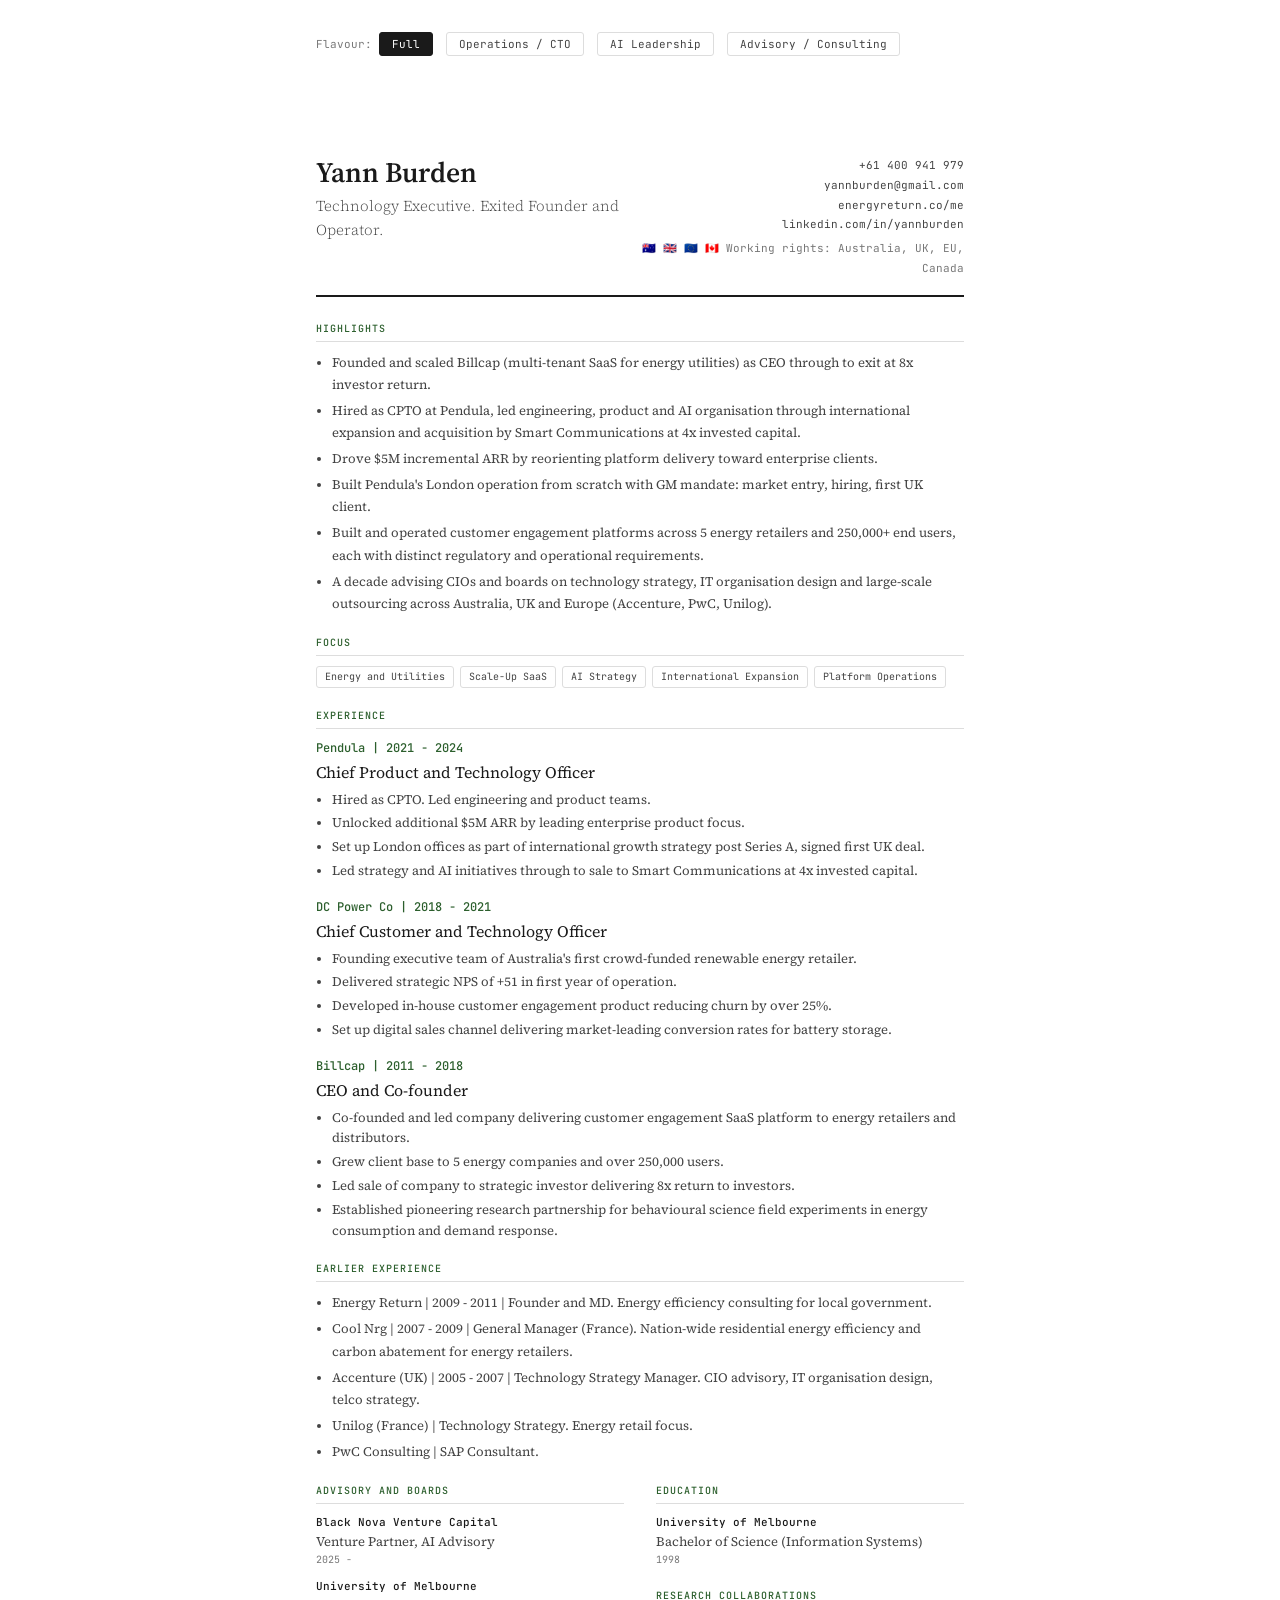
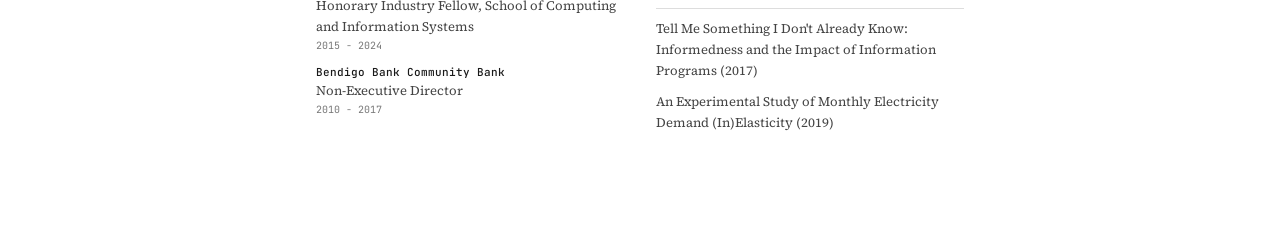
<file: cv.html>
<!DOCTYPE html>
<html lang="en-AU">
<head>
<meta charset="UTF-8">
<meta name="viewport" content="width=device-width, initial-scale=1.0">
<title>Yann Burden — CV</title>
<style>
  @import url('https://fonts.googleapis.com/css2?family=Source+Serif+4:opsz,wght@8..60,300;8..60,400;8..60,600&family=JetBrains+Mono:wght@400;500&display=swap');

  :root {
    --fg: #1a1a1a;
    --fg2: #444;
    --fg3: #777;
    --bg: #fff;
    --accent: #2c5f2d;
    --border: #ddd;
    --serif: 'Source Serif 4', Georgia, serif;
    --mono: 'JetBrains Mono', monospace;
  }

  * { margin: 0; padding: 0; box-sizing: border-box; }
  body { font-family: var(--serif); color: var(--fg); background: var(--bg); font-size: 14px; line-height: 1.6; }

  .page { max-width: 760px; margin: 40px auto; padding: 48px 56px; }

  @media print {
    body { font-size: 11pt; }
    .page { margin: 0; padding: 32px 40px; max-width: none; }
    .no-print { display: none !important; }
    a { color: var(--fg); text-decoration: none; }
  }

  /* --- HEADER --- */
  header { display: flex; justify-content: space-between; align-items: flex-start; margin-bottom: 24px; padding-bottom: 16px; border-bottom: 2px solid var(--fg); }
  h1 { font-size: 28px; font-weight: 600; line-height: 1.2; }
  .tagline { font-size: 15px; font-weight: 300; color: var(--fg2); margin-top: 4px; }
  .contact-info { text-align: right; font-family: var(--mono); font-size: 11px; color: var(--fg2); line-height: 1.8; }
  .contact-info a { color: var(--fg2); text-decoration: none; }
  .citizenship { font-family: var(--mono); font-size: 11px; color: var(--fg3); margin-top: 4px; }

  /* --- SECTIONS --- */
  .section { margin-bottom: 20px; }
  .section-title { font-family: var(--mono); font-size: 10px; font-weight: 500; letter-spacing: 0.1em; text-transform: uppercase; color: var(--accent); margin-bottom: 10px; padding-bottom: 4px; border-bottom: 1px solid var(--border); }

  /* --- HIGHLIGHTS --- */
  .highlights { font-size: 13px; color: var(--fg2); line-height: 1.7; }
  .highlights li { margin-bottom: 4px; margin-left: 16px; }

  /* --- ROLES --- */
  .role { margin-bottom: 16px; }
  .role-header { display: flex; justify-content: space-between; align-items: baseline; margin-bottom: 2px; }
  .role-company { font-family: var(--mono); font-size: 12px; font-weight: 500; color: var(--accent); }
  .role-dates { font-family: var(--mono); font-size: 11px; color: var(--fg3); }
  .role-title { font-size: 16px; font-weight: 400; margin-bottom: 4px; }
  .role-bullets { font-size: 13px; color: var(--fg2); }
  .role-bullets li { margin-bottom: 3px; margin-left: 16px; }

  /* --- SIDEBAR ITEMS (education, advisory, etc) --- */
  .compact-item { margin-bottom: 10px; }
  .compact-item .item-org { font-family: var(--mono); font-size: 11px; font-weight: 500; color: var(--fg); }
  .compact-item .item-detail { font-size: 13px; color: var(--fg2); }
  .compact-item .item-dates { font-family: var(--mono); font-size: 10px; color: var(--fg3); }

  /* --- TWO COLUMN --- */
  .two-col { display: grid; grid-template-columns: 1fr 1fr; gap: 32px; }
  @media (max-width: 600px) { .two-col { grid-template-columns: 1fr; } }

  /* --- FOCUS TAGS --- */
  .tags { display: flex; flex-wrap: wrap; gap: 6px; margin-top: 4px; }
  .tag { font-family: var(--mono); font-size: 10px; padding: 2px 8px; border: 1px solid var(--border); border-radius: 3px; color: var(--fg2); }

  /* --- FLAVOUR PICKER (screen only) --- */
  .flavour-bar { max-width: 760px; margin: 20px auto 0; padding: 12px 56px; font-family: var(--mono); font-size: 11px; color: var(--fg3); }
  .flavour-bar button { font-family: var(--mono); font-size: 11px; padding: 4px 12px; margin-right: 6px; border: 1px solid var(--border); border-radius: 3px; background: var(--bg); color: var(--fg2); cursor: pointer; }
  .flavour-bar button.active { background: var(--fg); color: var(--bg); border-color: var(--fg); }
</style>
</head>
<body>

<div class="flavour-bar no-print">
  <span>Flavour: </span>
  <button class="active" onclick="setFlavour('default')">Full</button>
  <button onclick="setFlavour('operations')">Operations / CTO</button>
  <button onclick="setFlavour('ai')">AI Leadership</button>
  <button onclick="setFlavour('advisory')">Advisory / Consulting</button>
</div>

<div class="page" id="cv"><!-- rendered by JS --></div>

<script>
// ============================================================
// CV DATA — edit this object to update all content
// ============================================================
const CV = {
  name: "Yann Burden",
  taglines: {
    default:    "Technology Executive. Exited Founder and Operator.",
    operations: "Technology and Operations Executive. Exited Founder.",
    ai:         "Product, Technology and AI Executive. Exited Founder.",
    advisory:   "Technology Leadership and AI Advisory. Exited Founder.",
  },
  contact: {
    phone: "+61 400 941 979",
    email: "yannburden@gmail.com",
    web: "energyreturn.co/me",
    linkedin: "yannburden",
  },
  citizenship: "🇦🇺 🇬🇧 🇪🇺 🇨🇦  Working rights: Australia, UK, EU, Canada",

  // --- HIGHLIGHTS: each has text + which flavours it appears in ---
  highlights: [
    { text: "Founded and scaled Billcap (multi-tenant SaaS for energy utilities) as CEO through to exit at 8x investor return.", flavours: ["default","operations","ai","advisory"] },
    { text: "Hired as CPTO at Pendula, led engineering, product and AI organisation through international expansion and acquisition by Smart Communications at 4x invested capital.", flavours: ["default","operations","ai"] },
    { text: "Drove $5M incremental ARR by reorienting platform delivery toward enterprise clients.", flavours: ["default","operations"] },
    { text: "Built Pendula's London operation from scratch with GM mandate: market entry, hiring, first UK client.", flavours: ["default","operations"] },
    { text: "Built and operated customer engagement platforms across 5 energy retailers and 250,000+ end users, each with distinct regulatory and operational requirements.", flavours: ["default","operations","ai"] },
    { text: "A decade advising CIOs and boards on technology strategy, IT organisation design and large-scale outsourcing across Australia, UK and Europe (Accenture, PwC, Unilog).", flavours: ["default","operations","advisory"] },
    { text: "Venture Partner at Black Nova VC, coaching growth-stage portfolio founders on AI strategy, architecture decisions, and build discipline.", flavours: ["ai","advisory"] },
    { text: "Industry advisory board member at the University of Melbourne (2015-2024), bridging technology industry practice with academic curriculum.", flavours: ["advisory"] },
  ],

  // --- FOCUS TAGS per flavour ---
  focus: {
    default:    ["Energy and Utilities","Scale-Up SaaS","AI Strategy","International Expansion","Platform Operations"],
    operations: ["Energy and Utilities","Scale-Up SaaS","International Expansion","Platform Operations","DER and Flexibility"],
    ai:         ["AI Strategy","Conversational AI","Customer Engagement","Scale-Up SaaS","Energy and Utilities"],
    advisory:   ["AI Strategy","Organisational Change","Education","Energy and Utilities","SaaS"],
  },

  // --- EXPERIENCE ---
  roles: [
    {
      company: "Pendula", dates: "2021 - 2024", title: "Chief Product and Technology Officer",
      flavours: ["default","operations","ai"],
      bullets: [
        { text: "Hired as CPTO. Led engineering and product teams.", flavours: ["default","operations","ai"] },
        { text: "Unlocked additional $5M ARR by leading enterprise product focus.", flavours: ["default","operations"] },
        { text: "Set up London offices as part of international growth strategy post Series A, signed first UK deal.", flavours: ["default","operations"] },
        { text: "Led strategy and AI initiatives through to sale to Smart Communications at 4x invested capital.", flavours: ["default","operations","ai"] },
      ]
    },
    {
      company: "DC Power Co", dates: "2018 - 2021", title: "Chief Customer and Technology Officer",
      flavours: ["default","operations","ai","advisory"],
      bullets: [
        { text: "Founding executive team of Australia's first crowd-funded renewable energy retailer.", flavours: ["default","operations","ai","advisory"] },
        { text: "Delivered strategic NPS of +51 in first year of operation.", flavours: ["default","operations"] },
        { text: "Developed in-house customer engagement product reducing churn by over 25%.", flavours: ["default","operations","ai"] },
        { text: "Set up digital sales channel delivering market-leading conversion rates for battery storage.", flavours: ["default","operations"] },
      ]
    },
    {
      company: "Billcap", dates: "2011 - 2018", title: "CEO and Co-founder",
      flavours: ["default","operations","ai","advisory"],
      bullets: [
        { text: "Co-founded and led company delivering customer engagement SaaS platform to energy retailers and distributors.", flavours: ["default","operations","ai","advisory"] },
        { text: "Grew client base to 5 energy companies and over 250,000 users.", flavours: ["default","operations"] },
        { text: "Led sale of company to strategic investor delivering 8x return to investors.", flavours: ["default","operations","advisory"] },
        { text: "Established pioneering research partnership for behavioural science field experiments in energy consumption and demand response.", flavours: ["default","ai","advisory"] },
      ]
    },
  ],

  // --- EARLIER EXPERIENCE ---
  earlier: [
    { text: "Energy Return | 2009 - 2011 | Founder and MD. Energy efficiency consulting for local government.", flavours: ["default","operations","advisory"] },
    { text: "Cool Nrg | 2007 - 2009 | General Manager (France). Nation-wide residential energy efficiency and carbon abatement for energy retailers.", flavours: ["default","operations"] },
    { text: "Accenture (UK) | 2005 - 2007 | Technology Strategy Manager. CIO advisory, IT organisation design, telco strategy.", flavours: ["default","operations","advisory"] },
    { text: "Unilog (France) | Technology Strategy. Energy retail focus.", flavours: ["default","advisory"] },
    { text: "PwC Consulting | SAP Consultant.", flavours: ["default"] },
  ],

  // --- ADVISORY and BOARDS ---
  advisory: [
    { org: "Black Nova Venture Capital", role: "Venture Partner, AI Advisory", dates: "2025 -", flavours: ["default","ai","advisory"] },
    { org: "University of Melbourne", role: "Honorary Industry Fellow, School of Computing and Information Systems", dates: "2015 - 2024", flavours: ["default","advisory"] },
    { org: "Bendigo Bank Community Bank", role: "Non-Executive Director", dates: "2010 - 2017", flavours: ["default"] },
  ],

  // --- EDUCATION ---
  education: [
    { org: "University of Melbourne", detail: "Bachelor of Science (Information Systems)", dates: "1998" },
  ],

  // --- RESEARCH ---
  research: [
    { title: "Tell Me Something I Don't Already Know: Informedness and the Impact of Information Programs", year: "2017", flavours: ["default","ai","advisory"] },
    { title: "An Experimental Study of Monthly Electricity Demand (In)Elasticity", year: "2019", flavours: ["default","ai","advisory"] },
  ],
};

// ============================================================
// RENDERER
// ============================================================
let currentFlavour = 'default';

function setFlavour(f) {
  currentFlavour = f;
  document.querySelectorAll('.flavour-bar button').forEach(b => {
    b.classList.toggle('active', b.textContent.toLowerCase().includes(f === 'default' ? 'full' : f));
  });
  render();
}

function show(item) {
  if (!item.flavours) return true;
  return item.flavours.includes(currentFlavour);
}

function render() {
  const f = currentFlavour;
  const tagline = CV.taglines[f] || CV.taglines.default;
  const focusTags = CV.focus[f] || CV.focus.default;

  let html = `
    <header>
      <div>
        <h1>${CV.name}</h1>
        <div class="tagline">${tagline}</div>
      </div>
      <div class="contact-info">
        ${CV.contact.phone}<br>
        <a href="mailto:${CV.contact.email}">${CV.contact.email}</a><br>
        <a href="https://${CV.contact.web}">${CV.contact.web}</a><br>
        <a href="https://linkedin.com/in/${CV.contact.linkedin}">linkedin.com/in/${CV.contact.linkedin}</a>
        <div class="citizenship">${CV.citizenship}</div>
      </div>
    </header>
  `;

  // Highlights
  const visHighlights = CV.highlights.filter(show);
  if (visHighlights.length) {
    html += `<div class="section"><div class="section-title">Highlights</div><ul class="highlights">`;
    visHighlights.forEach(h => html += `<li>${h.text}</li>`);
    html += `</ul></div>`;
  }

  // Focus
  html += `<div class="section"><div class="section-title">Focus</div><div class="tags">`;
  focusTags.forEach(t => html += `<span class="tag">${t}</span>`);
  html += `</div></div>`;

  // Experience
  const visRoles = CV.roles.filter(show);
  if (visRoles.length) {
    html += `<div class="section"><div class="section-title">Experience</div>`;
    visRoles.forEach(r => {
      const visBullets = r.bullets.filter(show);
      html += `<div class="role">
        <div class="role-header"><span class="role-company">${r.company} | ${r.dates}</span></div>
        <div class="role-title">${r.title}</div>`;
      if (visBullets.length) {
        html += `<ul class="role-bullets">`;
        visBullets.forEach(b => html += `<li>${b.text}</li>`);
        html += `</ul>`;
      }
      html += `</div>`;
    });
    html += `</div>`;
  }

  // Earlier experience
  const visEarlier = CV.earlier.filter(show);
  if (visEarlier.length) {
    html += `<div class="section"><div class="section-title">Earlier Experience</div><ul class="highlights">`;
    visEarlier.forEach(e => html += `<li>${e.text}</li>`);
    html += `</ul></div>`;
  }

  // Two-column: advisory + education/research
  const visAdvisory = CV.advisory.filter(show);
  const visResearch = CV.research.filter(show);

  html += `<div class="two-col">`;

  // Left: advisory
  if (visAdvisory.length) {
    html += `<div class="section"><div class="section-title">Advisory and Boards</div>`;
    visAdvisory.forEach(a => {
      html += `<div class="compact-item">
        <div class="item-org">${a.org}</div>
        <div class="item-detail">${a.role}</div>
        <div class="item-dates">${a.dates}</div>
      </div>`;
    });
    html += `</div>`;
  }

  // Right: education + research
  html += `<div>`;
  html += `<div class="section"><div class="section-title">Education</div>`;
  CV.education.forEach(e => {
    html += `<div class="compact-item">
      <div class="item-org">${e.org}</div>
      <div class="item-detail">${e.detail}</div>
      <div class="item-dates">${e.dates}</div>
    </div>`;
  });
  html += `</div>`;

  if (visResearch.length) {
    html += `<div class="section"><div class="section-title">Research Collaborations</div>`;
    visResearch.forEach(r => {
      html += `<div class="compact-item">
        <div class="item-detail">${r.title} (${r.year})</div>
      </div>`;
    });
    html += `</div>`;
  }
  html += `</div></div>`;

  document.getElementById('cv').innerHTML = html;
}

render();
</script>
</body>
</html>
</file>
